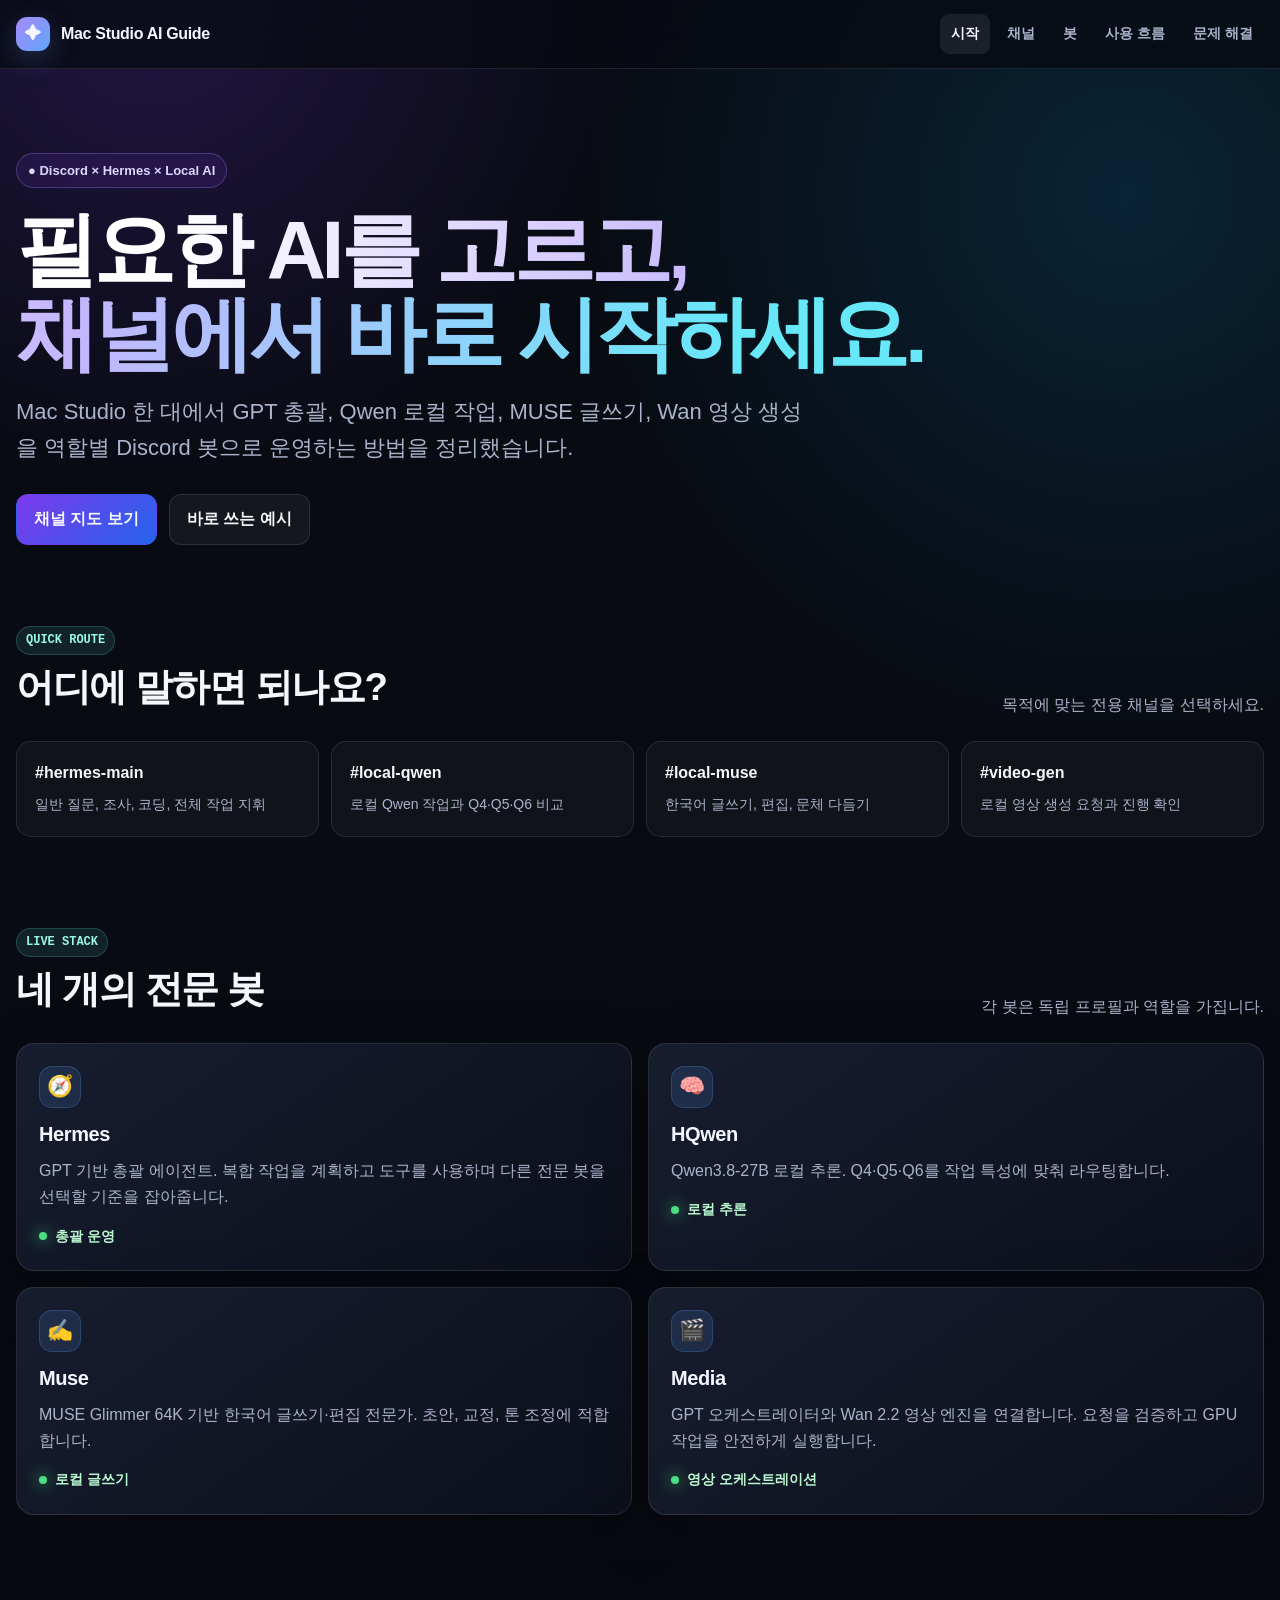
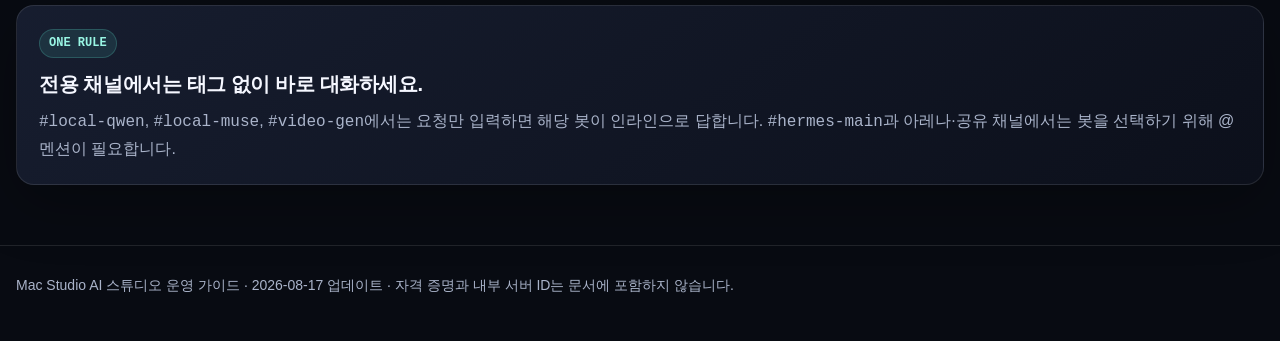
<file: index.html>
<!doctype html><html lang="ko"><head><meta charset="utf-8"><meta name="viewport" content="width=device-width,initial-scale=1"><meta name="description" content="Mac Studio에서 운영하는 Hermes, HQwen, Muse, Media Discord AI 스튜디오 사용 설명서"><title>Mac Studio AI 스튜디오 가이드</title><link rel="stylesheet" href="styles.css"></head><body>
<header class="topbar"><div class="shell nav"><a class="brand" href="index.html"><span class="brand-mark">✦</span><span>Mac Studio AI Guide</span></a><nav class="nav-links" aria-label="주요 메뉴"><a class="active" href="index.html">시작</a><a href="channels.html">채널</a><a href="bots.html">봇</a><a href="workflows.html">사용 흐름</a><a href="troubleshooting.html">문제 해결</a></nav></div></header>
<main><section class="hero"><div class="shell"><span class="eyebrow">● Discord × Hermes × Local AI</span><h1><span class="gradient">필요한 AI를 고르고,<br>채널에서 바로 시작하세요.</span></h1><p class="lead">Mac Studio 한 대에서 GPT 총괄, Qwen 로컬 작업, MUSE 글쓰기, Wan 영상 생성을 역할별 Discord 봇으로 운영하는 방법을 정리했습니다.</p><div class="actions"><a class="button primary" href="channels.html">채널 지도 보기</a><a class="button" href="workflows.html">바로 쓰는 예시</a></div></div></section>
<section class="section"><div class="shell"><div class="section-head"><div><span class="tag">QUICK ROUTE</span><h2>어디에 말하면 되나요?</h2></div><p>목적에 맞는 전용 채널을 선택하세요.</p></div><div class="route"><div class="route-item"><strong>#hermes-main</strong><span>일반 질문, 조사, 코딩, 전체 작업 지휘</span></div><div class="route-item"><strong>#local-qwen</strong><span>로컬 Qwen 작업과 Q4·Q5·Q6 비교</span></div><div class="route-item"><strong>#local-muse</strong><span>한국어 글쓰기, 편집, 문체 다듬기</span></div><div class="route-item"><strong>#video-gen</strong><span>로컬 영상 생성 요청과 진행 확인</span></div></div></div></section>
<section class="section"><div class="shell"><div class="section-head"><div><span class="tag">LIVE STACK</span><h2>네 개의 전문 봇</h2></div><p>각 봇은 독립 프로필과 역할을 가집니다.</p></div><div class="grid"><div class="card wide"><div class="icon">🧭</div><h3>Hermes</h3><p>GPT 기반 총괄 에이전트. 복합 작업을 계획하고 도구를 사용하며 다른 전문 봇을 선택할 기준을 잡아줍니다.</p><div class="status"><span class="dot"></span>총괄 운영</div></div><div class="card wide"><div class="icon">🧠</div><h3>HQwen</h3><p>Qwen3.8-27B 로컬 추론. Q4·Q5·Q6를 작업 특성에 맞춰 라우팅합니다.</p><div class="status"><span class="dot"></span>로컬 추론</div></div><div class="card wide"><div class="icon">✍️</div><h3>Muse</h3><p>MUSE Glimmer 64K 기반 한국어 글쓰기·편집 전문가. 초안, 교정, 톤 조정에 적합합니다.</p><div class="status"><span class="dot"></span>로컬 글쓰기</div></div><div class="card wide"><div class="icon">🎬</div><h3>Media</h3><p>GPT 오케스트레이터와 Wan 2.2 영상 엔진을 연결합니다. 요청을 검증하고 GPU 작업을 안전하게 실행합니다.</p><div class="status"><span class="dot"></span>영상 오케스트레이션</div></div></div></div></section>
<section class="section"><div class="shell"><div class="card full"><span class="tag">ONE RULE</span><h3>전용 채널에서는 태그 없이 바로 대화하세요.</h3><p><code>#local-qwen</code>, <code>#local-muse</code>, <code>#video-gen</code>에서는 요청만 입력하면 해당 봇이 인라인으로 답합니다. <code>#hermes-main</code>과 아레나·공유 채널에서는 봇을 선택하기 위해 @멘션이 필요합니다.</p></div></div></section></main>
<footer><div class="shell">Mac Studio AI 스튜디오 운영 가이드 · 2026-08-17 업데이트 · 자격 증명과 내부 서버 ID는 문서에 포함하지 않습니다.</div></footer></body></html>
</file>
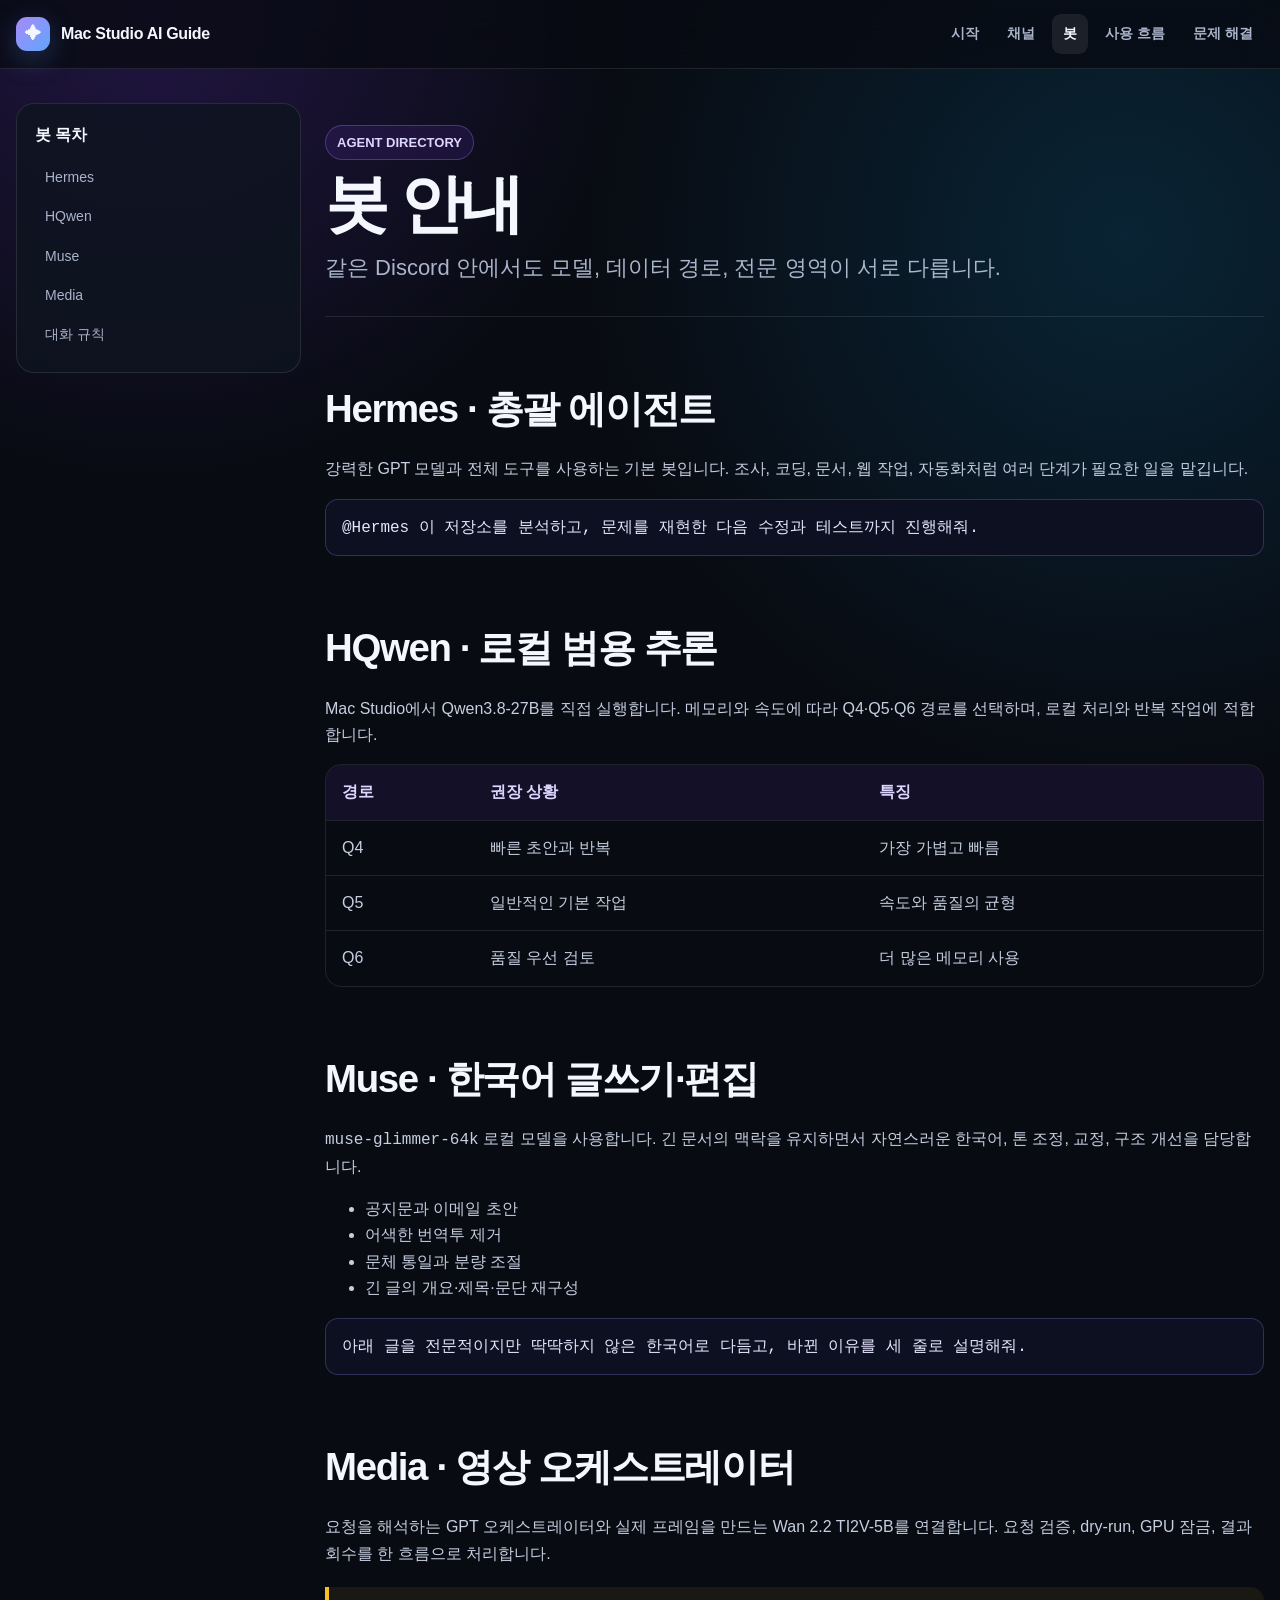
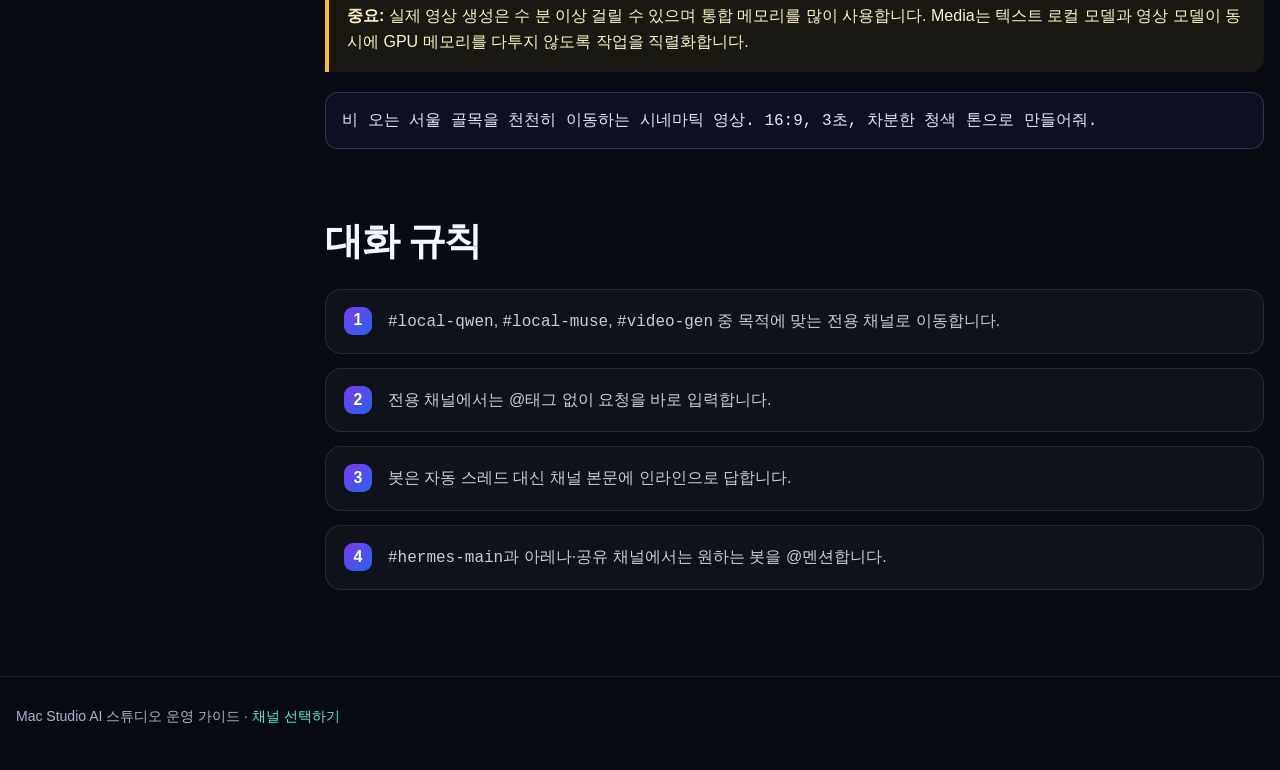
<file: bots.html>
<!doctype html><html lang="ko"><head><meta charset="utf-8"><meta name="viewport" content="width=device-width,initial-scale=1"><meta name="description" content="Hermes HQwen Muse Media 봇 역할과 사용법"><title>봇 안내 · Mac Studio AI Guide</title><link rel="stylesheet" href="styles.css"></head><body>
<header class="topbar"><div class="shell nav"><a class="brand" href="index.html"><span class="brand-mark">✦</span><span>Mac Studio AI Guide</span></a><nav class="nav-links"><a href="index.html">시작</a><a href="channels.html">채널</a><a class="active" href="bots.html">봇</a><a href="workflows.html">사용 흐름</a><a href="troubleshooting.html">문제 해결</a></nav></div></header>
<div class="docs-layout"><aside class="sidebar"><strong>봇 목차</strong><a href="#hermes">Hermes</a><a href="#hqwen">HQwen</a><a href="#muse">Muse</a><a href="#media">Media</a><a href="#mentions">대화 규칙</a></aside><article><header><span class="eyebrow">AGENT DIRECTORY</span><h1>봇 안내</h1><p class="lead">같은 Discord 안에서도 모델, 데이터 경로, 전문 영역이 서로 다릅니다.</p></header>
<h2 id="hermes">Hermes · 총괄 에이전트</h2><p>강력한 GPT 모델과 전체 도구를 사용하는 기본 봇입니다. 조사, 코딩, 문서, 웹 작업, 자동화처럼 여러 단계가 필요한 일을 맡깁니다.</p><div class="prompt"><code>@Hermes 이 저장소를 분석하고, 문제를 재현한 다음 수정과 테스트까지 진행해줘.</code></div>
<h2 id="hqwen">HQwen · 로컬 범용 추론</h2><p>Mac Studio에서 Qwen3.8-27B를 직접 실행합니다. 메모리와 속도에 따라 Q4·Q5·Q6 경로를 선택하며, 로컬 처리와 반복 작업에 적합합니다.</p><div class="table-wrap"><table><thead><tr><th>경로</th><th>권장 상황</th><th>특징</th></tr></thead><tbody><tr><td>Q4</td><td>빠른 초안과 반복</td><td>가장 가볍고 빠름</td></tr><tr><td>Q5</td><td>일반적인 기본 작업</td><td>속도와 품질의 균형</td></tr><tr><td>Q6</td><td>품질 우선 검토</td><td>더 많은 메모리 사용</td></tr></tbody></table></div>
<h2 id="muse">Muse · 한국어 글쓰기·편집</h2><p><code>muse-glimmer-64k</code> 로컬 모델을 사용합니다. 긴 문서의 맥락을 유지하면서 자연스러운 한국어, 톤 조정, 교정, 구조 개선을 담당합니다.</p><ul><li>공지문과 이메일 초안</li><li>어색한 번역투 제거</li><li>문체 통일과 분량 조절</li><li>긴 글의 개요·제목·문단 재구성</li></ul><div class="prompt"><code>아래 글을 전문적이지만 딱딱하지 않은 한국어로 다듬고, 바뀐 이유를 세 줄로 설명해줘.</code></div>
<h2 id="media">Media · 영상 오케스트레이터</h2><p>요청을 해석하는 GPT 오케스트레이터와 실제 프레임을 만드는 Wan 2.2 TI2V-5B를 연결합니다. 요청 검증, dry-run, GPU 잠금, 결과 회수를 한 흐름으로 처리합니다.</p><div class="callout warn"><strong>중요:</strong> 실제 영상 생성은 수 분 이상 걸릴 수 있으며 통합 메모리를 많이 사용합니다. Media는 텍스트 로컬 모델과 영상 모델이 동시에 GPU 메모리를 다투지 않도록 작업을 직렬화합니다.</div><div class="prompt"><code>비 오는 서울 골목을 천천히 이동하는 시네마틱 영상. 16:9, 3초, 차분한 청색 톤으로 만들어줘.</code></div>
<h2 id="mentions">대화 규칙</h2><ol class="steps"><li><code>#local-qwen</code>, <code>#local-muse</code>, <code>#video-gen</code> 중 목적에 맞는 전용 채널로 이동합니다.</li><li>전용 채널에서는 @태그 없이 요청을 바로 입력합니다.</li><li>봇은 자동 스레드 대신 채널 본문에 인라인으로 답합니다.</li><li><code>#hermes-main</code>과 아레나·공유 채널에서는 원하는 봇을 @멘션합니다.</li></ol></article></div>
<footer><div class="shell">Mac Studio AI 스튜디오 운영 가이드 · <a href="channels.html">채널 선택하기</a></div></footer></body></html>
</file>
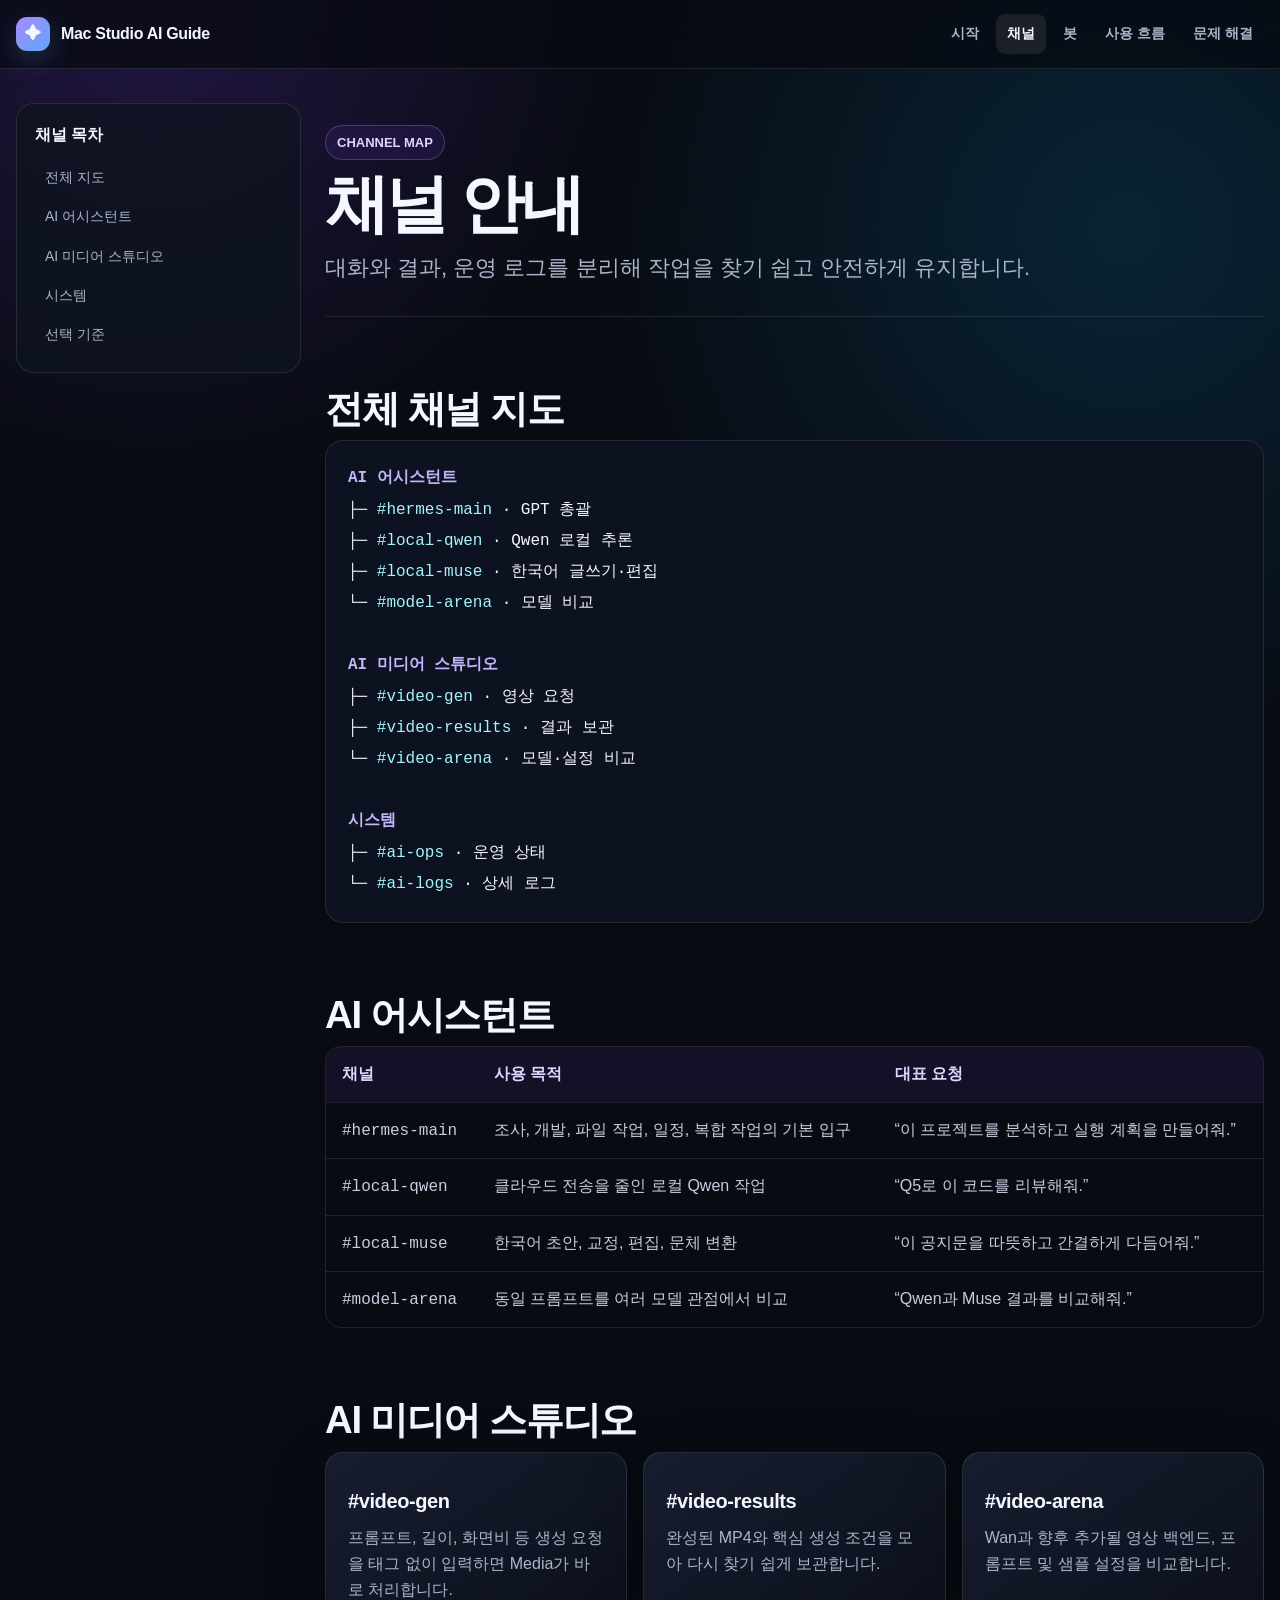
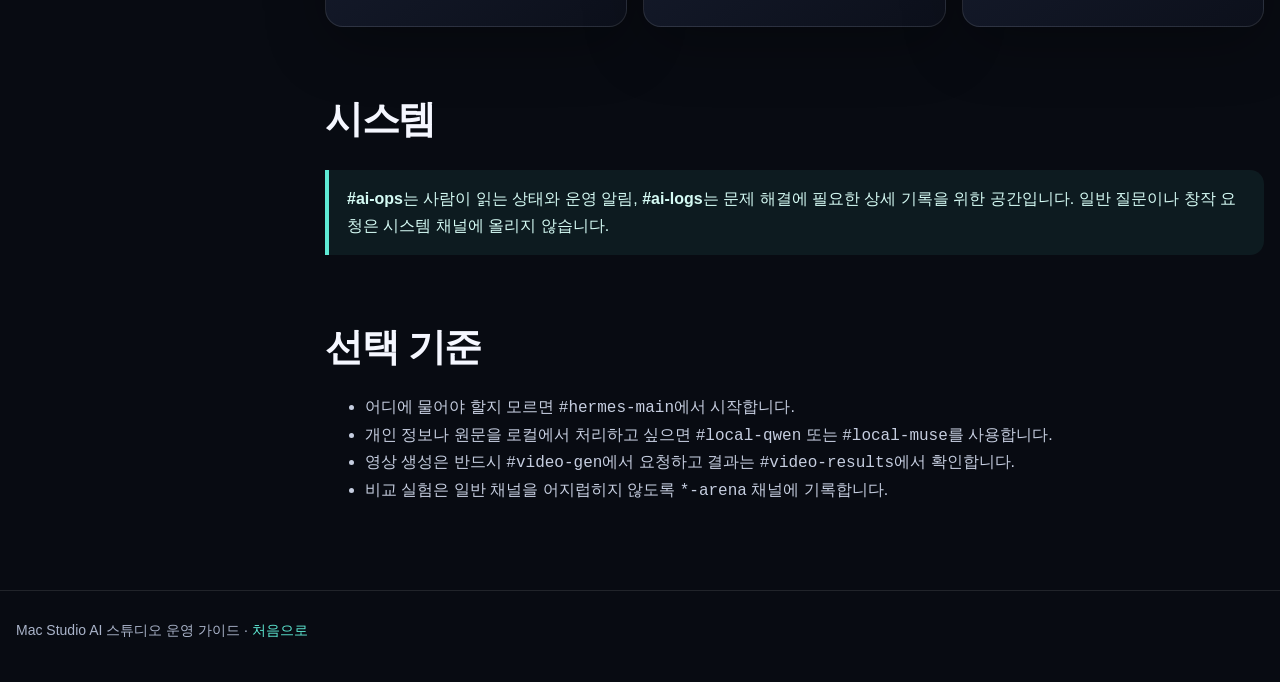
<file: channels.html>
<!doctype html><html lang="ko"><head><meta charset="utf-8"><meta name="viewport" content="width=device-width,initial-scale=1"><meta name="description" content="Discord AI 스튜디오 채널별 역할 안내"><title>채널 안내 · Mac Studio AI Guide</title><link rel="stylesheet" href="styles.css"></head><body>
<header class="topbar"><div class="shell nav"><a class="brand" href="index.html"><span class="brand-mark">✦</span><span>Mac Studio AI Guide</span></a><nav class="nav-links"><a href="index.html">시작</a><a class="active" href="channels.html">채널</a><a href="bots.html">봇</a><a href="workflows.html">사용 흐름</a><a href="troubleshooting.html">문제 해결</a></nav></div></header>
<div class="docs-layout"><aside class="sidebar"><strong>채널 목차</strong><a href="#map">전체 지도</a><a href="#assistants">AI 어시스턴트</a><a href="#media">AI 미디어 스튜디오</a><a href="#system">시스템</a><a href="#choice">선택 기준</a></aside><article><header><span class="eyebrow">CHANNEL MAP</span><h1>채널 안내</h1><p class="lead">대화와 결과, 운영 로그를 분리해 작업을 찾기 쉽고 안전하게 유지합니다.</p></header>
<h2 id="map">전체 채널 지도</h2><div class="channel-tree"><span class="tree-cat">AI 어시스턴트</span><br>├─ <span class="tree-channel">#hermes-main</span> · GPT 총괄<br>├─ <span class="tree-channel">#local-qwen</span> · Qwen 로컬 추론<br>├─ <span class="tree-channel">#local-muse</span> · 한국어 글쓰기·편집<br>└─ <span class="tree-channel">#model-arena</span> · 모델 비교<br><br><span class="tree-cat">AI 미디어 스튜디오</span><br>├─ <span class="tree-channel">#video-gen</span> · 영상 요청<br>├─ <span class="tree-channel">#video-results</span> · 결과 보관<br>└─ <span class="tree-channel">#video-arena</span> · 모델·설정 비교<br><br><span class="tree-cat">시스템</span><br>├─ <span class="tree-channel">#ai-ops</span> · 운영 상태<br>└─ <span class="tree-channel">#ai-logs</span> · 상세 로그</div>
<h2 id="assistants">AI 어시스턴트</h2><div class="table-wrap"><table><thead><tr><th>채널</th><th>사용 목적</th><th>대표 요청</th></tr></thead><tbody><tr><td><code>#hermes-main</code></td><td>조사, 개발, 파일 작업, 일정, 복합 작업의 기본 입구</td><td>“이 프로젝트를 분석하고 실행 계획을 만들어줘.”</td></tr><tr><td><code>#local-qwen</code></td><td>클라우드 전송을 줄인 로컬 Qwen 작업</td><td>“Q5로 이 코드를 리뷰해줘.”</td></tr><tr><td><code>#local-muse</code></td><td>한국어 초안, 교정, 편집, 문체 변환</td><td>“이 공지문을 따뜻하고 간결하게 다듬어줘.”</td></tr><tr><td><code>#model-arena</code></td><td>동일 프롬프트를 여러 모델 관점에서 비교</td><td>“Qwen과 Muse 결과를 비교해줘.”</td></tr></tbody></table></div>
<h2 id="media">AI 미디어 스튜디오</h2><div class="grid"><div class="card"><h3>#video-gen</h3><p>프롬프트, 길이, 화면비 등 생성 요청을 태그 없이 입력하면 Media가 바로 처리합니다.</p></div><div class="card"><h3>#video-results</h3><p>완성된 MP4와 핵심 생성 조건을 모아 다시 찾기 쉽게 보관합니다.</p></div><div class="card"><h3>#video-arena</h3><p>Wan과 향후 추가될 영상 백엔드, 프롬프트 및 샘플 설정을 비교합니다.</p></div></div>
<h2 id="system">시스템</h2><div class="callout"><strong>#ai-ops</strong>는 사람이 읽는 상태와 운영 알림, <strong>#ai-logs</strong>는 문제 해결에 필요한 상세 기록을 위한 공간입니다. 일반 질문이나 창작 요청은 시스템 채널에 올리지 않습니다.</div>
<h2 id="choice">선택 기준</h2><ul><li>어디에 물어야 할지 모르면 <code>#hermes-main</code>에서 시작합니다.</li><li>개인 정보나 원문을 로컬에서 처리하고 싶으면 <code>#local-qwen</code> 또는 <code>#local-muse</code>를 사용합니다.</li><li>영상 생성은 반드시 <code>#video-gen</code>에서 요청하고 결과는 <code>#video-results</code>에서 확인합니다.</li><li>비교 실험은 일반 채널을 어지럽히지 않도록 <code>*-arena</code> 채널에 기록합니다.</li></ul></article></div>
<footer><div class="shell">Mac Studio AI 스튜디오 운영 가이드 · <a href="index.html">처음으로</a></div></footer></body></html>
</file>
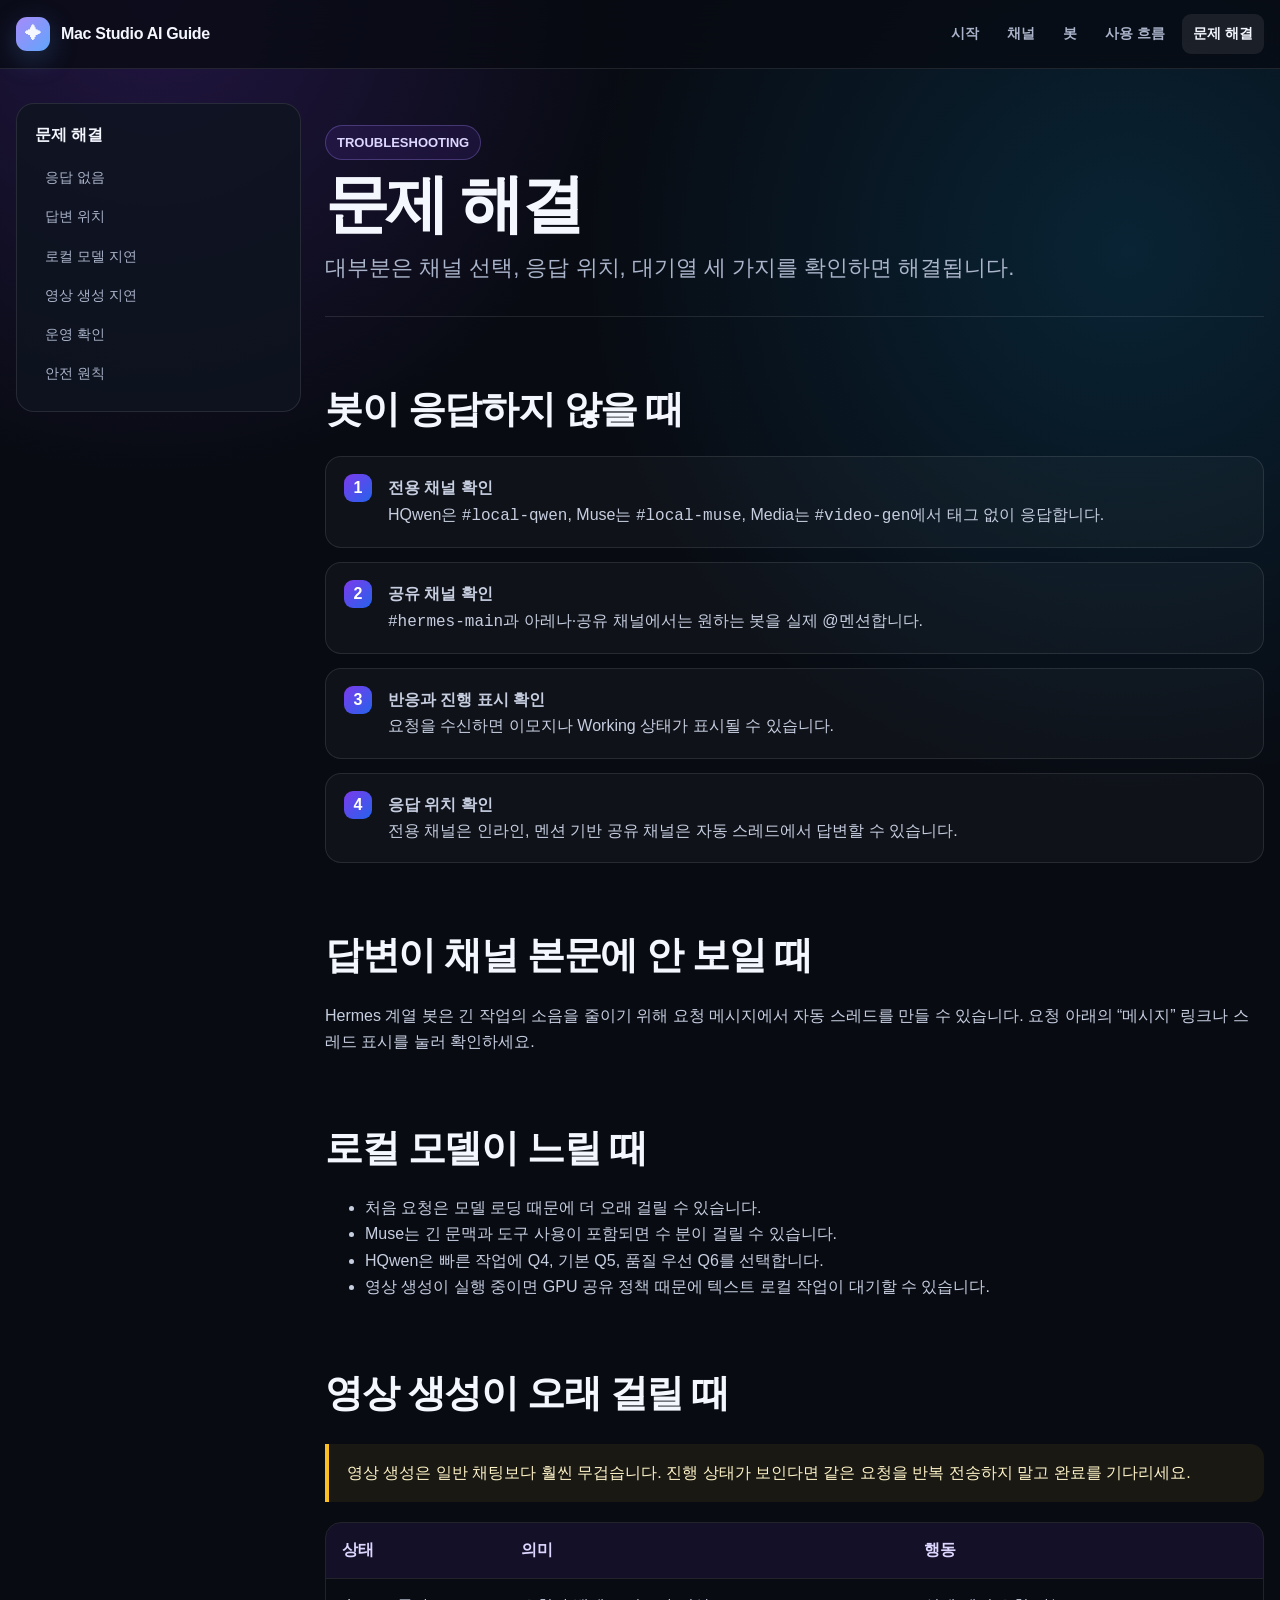
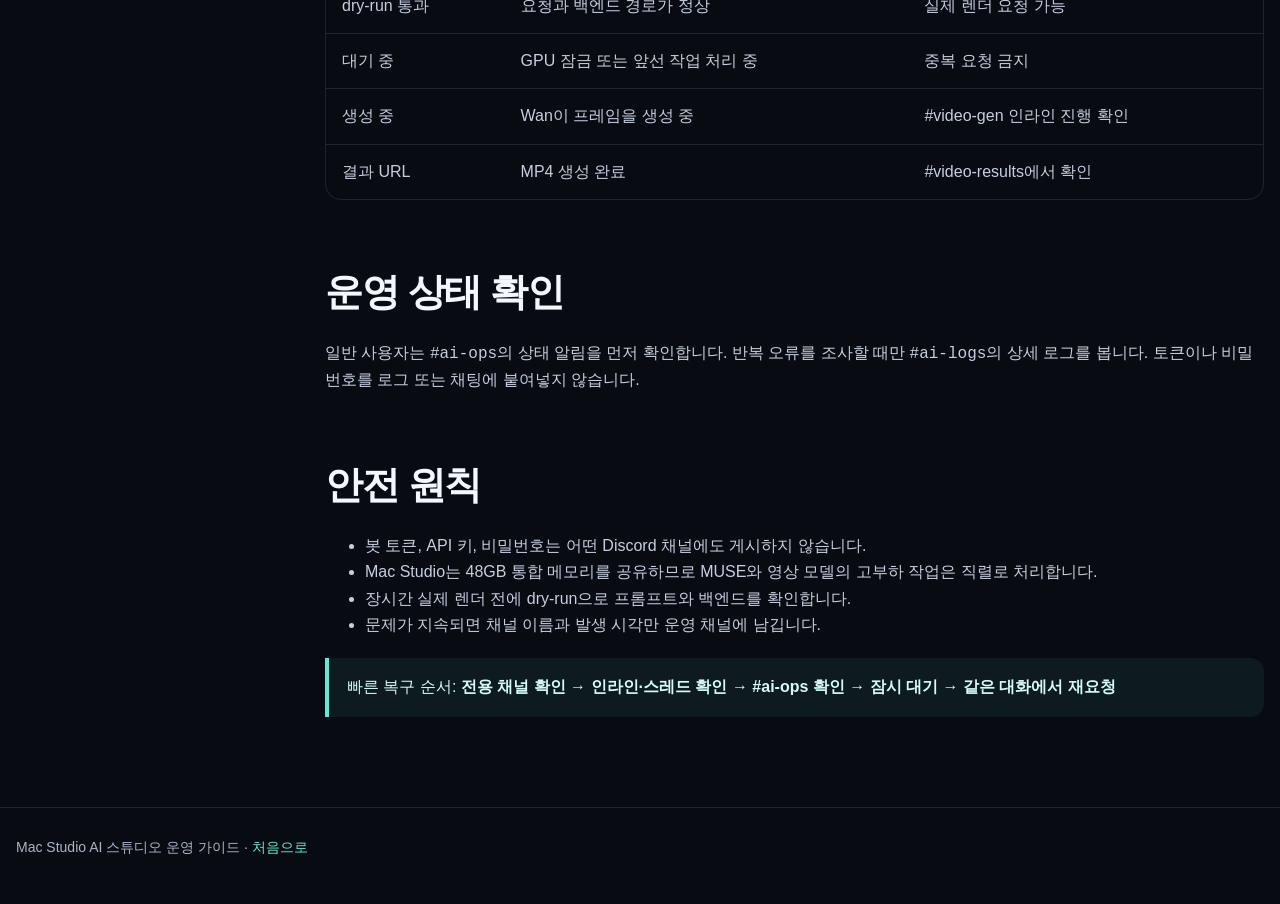
<file: troubleshooting.html>
<!doctype html><html lang="ko"><head><meta charset="utf-8"><meta name="viewport" content="width=device-width,initial-scale=1"><meta name="description" content="Discord Hermes Muse Media 문제 해결 안내"><title>문제 해결 · Mac Studio AI Guide</title><link rel="stylesheet" href="styles.css"></head><body>
<header class="topbar"><div class="shell nav"><a class="brand" href="index.html"><span class="brand-mark">✦</span><span>Mac Studio AI Guide</span></a><nav class="nav-links"><a href="index.html">시작</a><a href="channels.html">채널</a><a href="bots.html">봇</a><a href="workflows.html">사용 흐름</a><a class="active" href="troubleshooting.html">문제 해결</a></nav></div></header>
<div class="docs-layout"><aside class="sidebar"><strong>문제 해결</strong><a href="#silent">응답 없음</a><a href="#thread">답변 위치</a><a href="#local">로컬 모델 지연</a><a href="#video">영상 생성 지연</a><a href="#ops">운영 확인</a><a href="#safety">안전 원칙</a></aside><article><header><span class="eyebrow">TROUBLESHOOTING</span><h1>문제 해결</h1><p class="lead">대부분은 채널 선택, 응답 위치, 대기열 세 가지를 확인하면 해결됩니다.</p></header>
<h2 id="silent">봇이 응답하지 않을 때</h2><ol class="steps"><li><strong>전용 채널 확인</strong><br>HQwen은 <code>#local-qwen</code>, Muse는 <code>#local-muse</code>, Media는 <code>#video-gen</code>에서 태그 없이 응답합니다.</li><li><strong>공유 채널 확인</strong><br><code>#hermes-main</code>과 아레나·공유 채널에서는 원하는 봇을 실제 @멘션합니다.</li><li><strong>반응과 진행 표시 확인</strong><br>요청을 수신하면 이모지나 Working 상태가 표시될 수 있습니다.</li><li><strong>응답 위치 확인</strong><br>전용 채널은 인라인, 멘션 기반 공유 채널은 자동 스레드에서 답변할 수 있습니다.</li></ol>
<h2 id="thread">답변이 채널 본문에 안 보일 때</h2><p>Hermes 계열 봇은 긴 작업의 소음을 줄이기 위해 요청 메시지에서 자동 스레드를 만들 수 있습니다. 요청 아래의 “메시지” 링크나 스레드 표시를 눌러 확인하세요.</p>
<h2 id="local">로컬 모델이 느릴 때</h2><ul><li>처음 요청은 모델 로딩 때문에 더 오래 걸릴 수 있습니다.</li><li>Muse는 긴 문맥과 도구 사용이 포함되면 수 분이 걸릴 수 있습니다.</li><li>HQwen은 빠른 작업에 Q4, 기본 Q5, 품질 우선 Q6를 선택합니다.</li><li>영상 생성이 실행 중이면 GPU 공유 정책 때문에 텍스트 로컬 작업이 대기할 수 있습니다.</li></ul>
<h2 id="video">영상 생성이 오래 걸릴 때</h2><div class="callout warn">영상 생성은 일반 채팅보다 훨씬 무겁습니다. 진행 상태가 보인다면 같은 요청을 반복 전송하지 말고 완료를 기다리세요.</div><div class="table-wrap"><table><thead><tr><th>상태</th><th>의미</th><th>행동</th></tr></thead><tbody><tr><td>dry-run 통과</td><td>요청과 백엔드 경로가 정상</td><td>실제 렌더 요청 가능</td></tr><tr><td>대기 중</td><td>GPU 잠금 또는 앞선 작업 처리 중</td><td>중복 요청 금지</td></tr><tr><td>생성 중</td><td>Wan이 프레임을 생성 중</td><td>#video-gen 인라인 진행 확인</td></tr><tr><td>결과 URL</td><td>MP4 생성 완료</td><td>#video-results에서 확인</td></tr></tbody></table></div>
<h2 id="ops">운영 상태 확인</h2><p>일반 사용자는 <code>#ai-ops</code>의 상태 알림을 먼저 확인합니다. 반복 오류를 조사할 때만 <code>#ai-logs</code>의 상세 로그를 봅니다. 토큰이나 비밀번호를 로그 또는 채팅에 붙여넣지 않습니다.</p>
<h2 id="safety">안전 원칙</h2><ul><li>봇 토큰, API 키, 비밀번호는 어떤 Discord 채널에도 게시하지 않습니다.</li><li>Mac Studio는 48GB 통합 메모리를 공유하므로 MUSE와 영상 모델의 고부하 작업은 직렬로 처리합니다.</li><li>장시간 실제 렌더 전에 dry-run으로 프롬프트와 백엔드를 확인합니다.</li><li>문제가 지속되면 채널 이름과 발생 시각만 운영 채널에 남깁니다.</li></ul><div class="callout">빠른 복구 순서: <strong>전용 채널 확인 → 인라인·스레드 확인 → #ai-ops 확인 → 잠시 대기 → 같은 대화에서 재요청</strong></div></article></div>
<footer><div class="shell">Mac Studio AI 스튜디오 운영 가이드 · <a href="index.html">처음으로</a></div></footer></body></html>
</file>
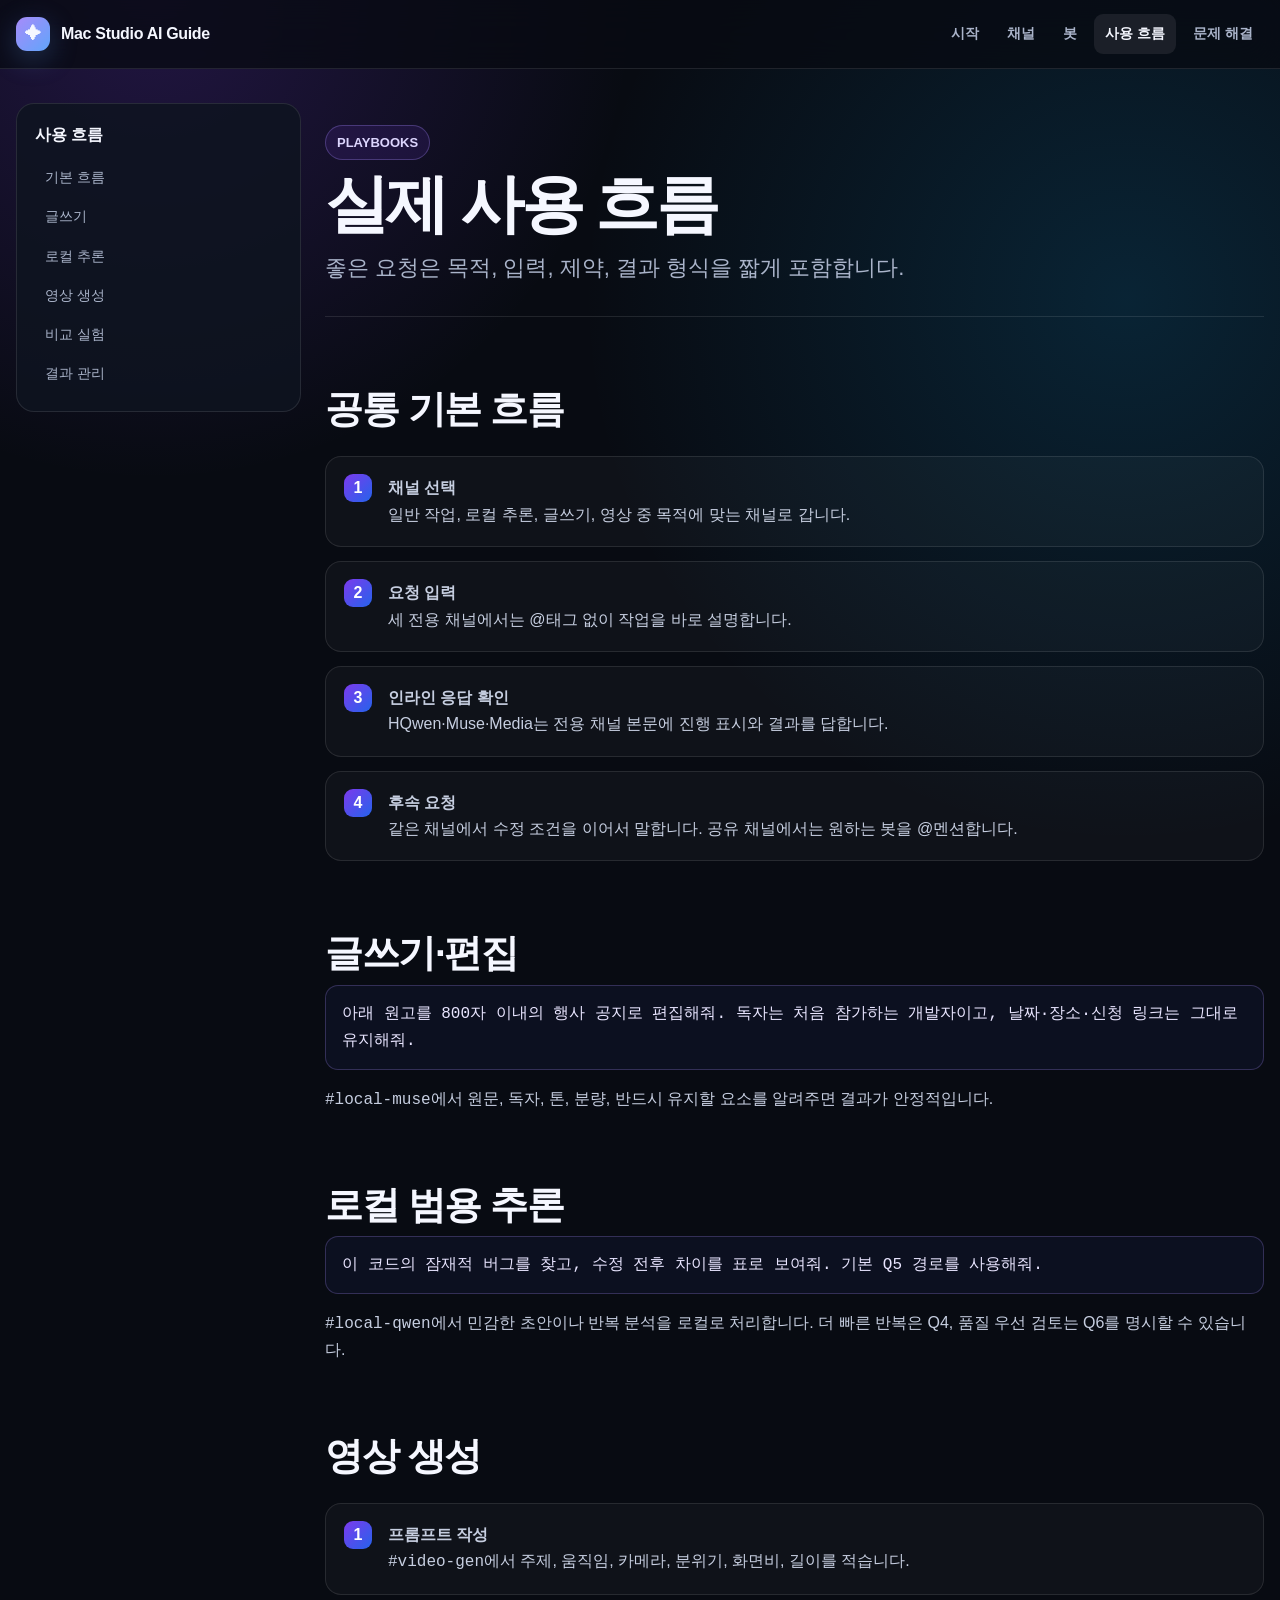
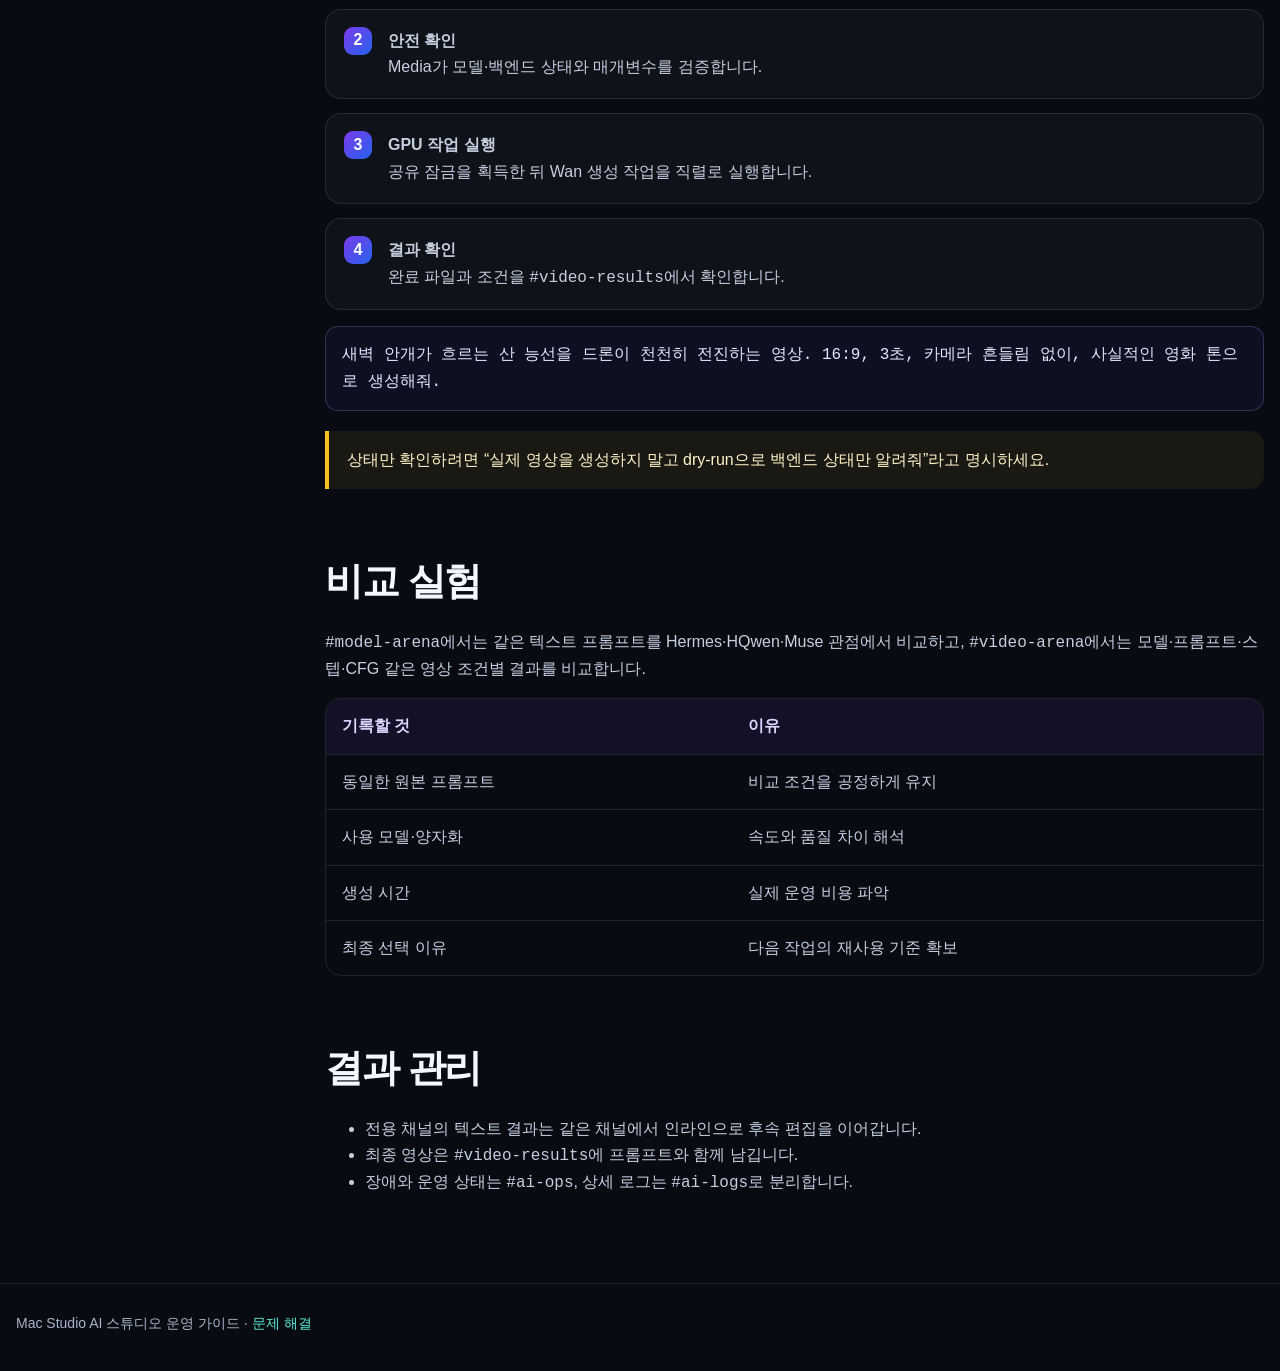
<file: workflows.html>
<!doctype html><html lang="ko"><head><meta charset="utf-8"><meta name="viewport" content="width=device-width,initial-scale=1"><meta name="description" content="Discord AI 스튜디오 실제 사용 흐름과 프롬프트 예시"><title>사용 흐름 · Mac Studio AI Guide</title><link rel="stylesheet" href="styles.css"></head><body>
<header class="topbar"><div class="shell nav"><a class="brand" href="index.html"><span class="brand-mark">✦</span><span>Mac Studio AI Guide</span></a><nav class="nav-links"><a href="index.html">시작</a><a href="channels.html">채널</a><a href="bots.html">봇</a><a class="active" href="workflows.html">사용 흐름</a><a href="troubleshooting.html">문제 해결</a></nav></div></header>
<div class="docs-layout"><aside class="sidebar"><strong>사용 흐름</strong><a href="#basic">기본 흐름</a><a href="#writing">글쓰기</a><a href="#local">로컬 추론</a><a href="#video">영상 생성</a><a href="#arena">비교 실험</a><a href="#results">결과 관리</a></aside><article><header><span class="eyebrow">PLAYBOOKS</span><h1>실제 사용 흐름</h1><p class="lead">좋은 요청은 목적, 입력, 제약, 결과 형식을 짧게 포함합니다.</p></header>
<h2 id="basic">공통 기본 흐름</h2><ol class="steps"><li><strong>채널 선택</strong><br>일반 작업, 로컬 추론, 글쓰기, 영상 중 목적에 맞는 채널로 갑니다.</li><li><strong>요청 입력</strong><br>세 전용 채널에서는 @태그 없이 작업을 바로 설명합니다.</li><li><strong>인라인 응답 확인</strong><br>HQwen·Muse·Media는 전용 채널 본문에 진행 표시와 결과를 답합니다.</li><li><strong>후속 요청</strong><br>같은 채널에서 수정 조건을 이어서 말합니다. 공유 채널에서는 원하는 봇을 @멘션합니다.</li></ol>
<h2 id="writing">글쓰기·편집</h2><div class="prompt"><code>아래 원고를 800자 이내의 행사 공지로 편집해줘. 독자는 처음 참가하는 개발자이고, 날짜·장소·신청 링크는 그대로 유지해줘.</code></div><p><code>#local-muse</code>에서 원문, 독자, 톤, 분량, 반드시 유지할 요소를 알려주면 결과가 안정적입니다.</p>
<h2 id="local">로컬 범용 추론</h2><div class="prompt"><code>이 코드의 잠재적 버그를 찾고, 수정 전후 차이를 표로 보여줘. 기본 Q5 경로를 사용해줘.</code></div><p><code>#local-qwen</code>에서 민감한 초안이나 반복 분석을 로컬로 처리합니다. 더 빠른 반복은 Q4, 품질 우선 검토는 Q6를 명시할 수 있습니다.</p>
<h2 id="video">영상 생성</h2><ol class="steps"><li><strong>프롬프트 작성</strong><br><code>#video-gen</code>에서 주제, 움직임, 카메라, 분위기, 화면비, 길이를 적습니다.</li><li><strong>안전 확인</strong><br>Media가 모델·백엔드 상태와 매개변수를 검증합니다.</li><li><strong>GPU 작업 실행</strong><br>공유 잠금을 획득한 뒤 Wan 생성 작업을 직렬로 실행합니다.</li><li><strong>결과 확인</strong><br>완료 파일과 조건을 <code>#video-results</code>에서 확인합니다.</li></ol><div class="prompt"><code>새벽 안개가 흐르는 산 능선을 드론이 천천히 전진하는 영상. 16:9, 3초, 카메라 흔들림 없이, 사실적인 영화 톤으로 생성해줘.</code></div><div class="callout warn">상태만 확인하려면 “실제 영상을 생성하지 말고 dry-run으로 백엔드 상태만 알려줘”라고 명시하세요.</div>
<h2 id="arena">비교 실험</h2><p><code>#model-arena</code>에서는 같은 텍스트 프롬프트를 Hermes·HQwen·Muse 관점에서 비교하고, <code>#video-arena</code>에서는 모델·프롬프트·스텝·CFG 같은 영상 조건별 결과를 비교합니다.</p><div class="table-wrap"><table><thead><tr><th>기록할 것</th><th>이유</th></tr></thead><tbody><tr><td>동일한 원본 프롬프트</td><td>비교 조건을 공정하게 유지</td></tr><tr><td>사용 모델·양자화</td><td>속도와 품질 차이 해석</td></tr><tr><td>생성 시간</td><td>실제 운영 비용 파악</td></tr><tr><td>최종 선택 이유</td><td>다음 작업의 재사용 기준 확보</td></tr></tbody></table></div>
<h2 id="results">결과 관리</h2><ul><li>전용 채널의 텍스트 결과는 같은 채널에서 인라인으로 후속 편집을 이어갑니다.</li><li>최종 영상은 <code>#video-results</code>에 프롬프트와 함께 남깁니다.</li><li>장애와 운영 상태는 <code>#ai-ops</code>, 상세 로그는 <code>#ai-logs</code>로 분리합니다.</li></ul></article></div>
<footer><div class="shell">Mac Studio AI 스튜디오 운영 가이드 · <a href="troubleshooting.html">문제 해결</a></div></footer></body></html>
</file>
<file: styles.css>
:root {
  color-scheme: dark;
  --bg: #080b12;
  --panel: rgba(18, 23, 36, 0.88);
  --panel-strong: #151b2b;
  --line: rgba(255,255,255,.1);
  --text: #f5f7ff;
  --muted: #aab4ca;
  --violet: #a78bfa;
  --blue: #60a5fa;
  --mint: #5eead4;
  --amber: #fbbf24;
  --rose: #fb7185;
  --shadow: 0 18px 60px rgba(0,0,0,.28);
}
* { box-sizing: border-box; }
html { scroll-behavior: smooth; }
body {
  margin: 0;
  min-height: 100vh;
  font-family: Inter, ui-sans-serif, -apple-system, BlinkMacSystemFont, "Apple SD Gothic Neo", "Noto Sans KR", "Segoe UI", sans-serif;
  color: var(--text);
  background:
    radial-gradient(circle at 12% 0%, rgba(124,58,237,.22), transparent 30rem),
    radial-gradient(circle at 88% 10%, rgba(14,165,233,.16), transparent 34rem),
    var(--bg);
  line-height: 1.65;
}
a { color: var(--mint); text-decoration: none; }
a:hover { text-decoration: underline; }
.shell { width: min(1440px, calc(100% - 32px)); margin: 0 auto; }
.topbar {
  position: sticky; top: 0; z-index: 20;
  backdrop-filter: blur(18px);
  background: rgba(8,11,18,.78);
  border-bottom: 1px solid var(--line);
}
.nav { min-height: 68px; display: flex; align-items: center; justify-content: space-between; gap: 24px; }
.brand { display: flex; align-items: center; gap: 11px; color: var(--text); font-weight: 800; letter-spacing: -.02em; }
.brand:hover { text-decoration: none; }
.brand-mark { width: 34px; height: 34px; border-radius: 11px; display: grid; place-items: center; background: linear-gradient(135deg, var(--violet), var(--blue)); box-shadow: 0 8px 28px rgba(96,165,250,.25); }
.nav-links { display: flex; flex-wrap: wrap; gap: 6px; }
.nav-links a { color: var(--muted); padding: 8px 11px; border-radius: 9px; font-size: 14px; font-weight: 650; }
.nav-links a:hover, .nav-links a.active { color: var(--text); background: rgba(255,255,255,.08); text-decoration: none; }
.hero { padding: 84px 0 50px; }
.eyebrow { display: inline-flex; align-items: center; gap: 8px; color: #ddd6fe; border: 1px solid rgba(167,139,250,.3); background: rgba(124,58,237,.12); padding: 6px 11px; border-radius: 999px; font-size: 13px; font-weight: 750; }
h1 { max-width: 920px; margin: 20px 0 18px; font-size: clamp(42px, 7vw, 82px); line-height: 1.02; letter-spacing: -.055em; }
.gradient { background: linear-gradient(100deg, #fff 10%, #c4b5fd 46%, #67e8f9 88%); -webkit-background-clip: text; background-clip: text; color: transparent; }
.lead { max-width: 800px; margin: 0; color: var(--muted); font-size: clamp(18px, 2vw, 22px); }
.actions { display: flex; flex-wrap: wrap; gap: 12px; margin-top: 28px; }
.button { display: inline-flex; align-items: center; justify-content: center; padding: 11px 17px; border-radius: 12px; font-weight: 800; border: 1px solid var(--line); color: var(--text); background: rgba(255,255,255,.05); }
.button.primary { background: linear-gradient(135deg, #7c3aed, #2563eb); border-color: transparent; }
.button:hover { transform: translateY(-1px); text-decoration: none; }
.section { padding: 30px 0 60px; }
.section-head { display: flex; align-items: end; justify-content: space-between; gap: 18px; margin-bottom: 22px; }
.section-head h2, article h2 { margin: 0; font-size: clamp(27px, 3vw, 40px); letter-spacing: -.035em; }
.section-head p { margin: 0; color: var(--muted); }
.grid { display: grid; grid-template-columns: repeat(12, 1fr); gap: 16px; }
.card { grid-column: span 4; border: 1px solid var(--line); border-radius: 18px; padding: 22px; background: linear-gradient(145deg, rgba(24,31,49,.94), rgba(13,17,28,.92)); box-shadow: var(--shadow); min-width: 0; }
.card.wide { grid-column: span 6; }
.card.full { grid-column: 1 / -1; }
.card h3 { margin: 10px 0 7px; font-size: 20px; letter-spacing: -.02em; }
.card p { color: var(--muted); margin: 0; }
.icon { width: 42px; height: 42px; display: grid; place-items: center; border-radius: 13px; background: rgba(96,165,250,.13); border: 1px solid rgba(96,165,250,.22); font-size: 21px; }
.tag, code { font-family: ui-monospace, SFMono-Regular, Menlo, monospace; }
.tag { display: inline-flex; border-radius: 999px; padding: 4px 9px; font-size: 12px; font-weight: 800; background: rgba(94,234,212,.11); color: #99f6e4; border: 1px solid rgba(94,234,212,.2); }
.status { display: flex; align-items: center; gap: 8px; margin-top: 14px; color: #bbf7d0; font-size: 14px; font-weight: 750; }
.dot { width: 8px; height: 8px; border-radius: 50%; background: #4ade80; box-shadow: 0 0 15px #4ade80; }
.route { display: grid; grid-template-columns: repeat(4, 1fr); gap: 12px; }
.route-item { border: 1px solid var(--line); background: rgba(255,255,255,.035); border-radius: 15px; padding: 18px; }
.route-item strong { display: block; margin-bottom: 5px; }
.route-item span { color: var(--muted); font-size: 14px; }
.docs-layout { width: min(1440px, calc(100% - 32px)); margin: 0 auto; display: grid; grid-template-columns: 285px minmax(0, 1fr); gap: 24px; padding: 34px 0 70px; align-items: start; }
.sidebar { position: sticky; top: 92px; border: 1px solid var(--line); border-radius: 18px; padding: 18px; background: rgba(15,20,32,.85); }
.sidebar strong { display: block; margin-bottom: 10px; }
.sidebar a { display: block; color: var(--muted); padding: 8px 10px; border-radius: 9px; font-size: 14px; }
.sidebar a:hover { color: var(--text); background: rgba(255,255,255,.06); text-decoration: none; }
article { min-width: 0; }
article > header { padding: 22px 0 30px; border-bottom: 1px solid var(--line); margin-bottom: 30px; }
article h1 { font-size: clamp(38px, 5vw, 64px); margin: 12px 0; }
article h2 { margin-top: 52px; padding-top: 8px; }
article h3 { margin-top: 28px; font-size: 22px; }
article p, article li { color: #c6cee0; }
.channel-tree { border: 1px solid var(--line); border-radius: 18px; padding: 22px; background: #0d1220; font-family: ui-monospace, SFMono-Regular, Menlo, monospace; line-height: 1.95; overflow-x: auto; white-space: nowrap; }
.tree-cat { color: #c4b5fd; font-weight: 800; }
.tree-channel { color: #a5f3fc; }
.table-wrap { overflow-x: auto; border: 1px solid var(--line); border-radius: 16px; }
table { width: 100%; min-width: 720px; border-collapse: collapse; }
th, td { text-align: left; padding: 14px 16px; border-bottom: 1px solid var(--line); vertical-align: top; }
th { color: #ddd6fe; background: rgba(124,58,237,.1); }
td { color: #c6cee0; }
tr:last-child td { border-bottom: 0; }
.callout { border-left: 4px solid var(--mint); background: rgba(94,234,212,.07); padding: 16px 18px; border-radius: 0 14px 14px 0; margin: 20px 0; color: #d5fbf4; }
.callout.warn { border-color: var(--amber); background: rgba(251,191,36,.07); color: #fef3c7; }
.steps { counter-reset: steps; display: grid; gap: 14px; padding: 0; }
.steps li { list-style: none; position: relative; padding: 18px 18px 18px 62px; border: 1px solid var(--line); border-radius: 16px; background: rgba(255,255,255,.03); }
.steps li::before { counter-increment: steps; content: counter(steps); position: absolute; left: 18px; top: 17px; width: 28px; height: 28px; display: grid; place-items: center; border-radius: 9px; background: linear-gradient(135deg, #7c3aed, #2563eb); color: white; font-weight: 900; }
.prompt { border: 1px solid rgba(167,139,250,.25); background: #0c1020; padding: 14px 16px; border-radius: 13px; color: #e9e5ff; overflow-wrap: anywhere; }
footer { border-top: 1px solid var(--line); color: var(--muted); padding: 28px 0 48px; font-size: 14px; }
@media (max-width: 960px) {
  .docs-layout { grid-template-columns: 1fr; }
  .sidebar { position: static; }
  .card, .card.wide { grid-column: span 6; }
  .route { grid-template-columns: repeat(2, 1fr); }
}
@media (max-width: 680px) {
  .shell, .docs-layout { width: min(100% - 22px, 1440px); }
  .nav { align-items: flex-start; flex-direction: column; padding: 13px 0; gap: 9px; }
  .topbar { position: static; }
  .nav-links { gap: 2px; }
  .nav-links a { padding: 6px 8px; font-size: 12px; }
  .hero { padding-top: 54px; }
  .card, .card.wide { grid-column: 1 / -1; }
  .route { grid-template-columns: 1fr; }
  .section-head { align-items: start; flex-direction: column; }
}
</file>
